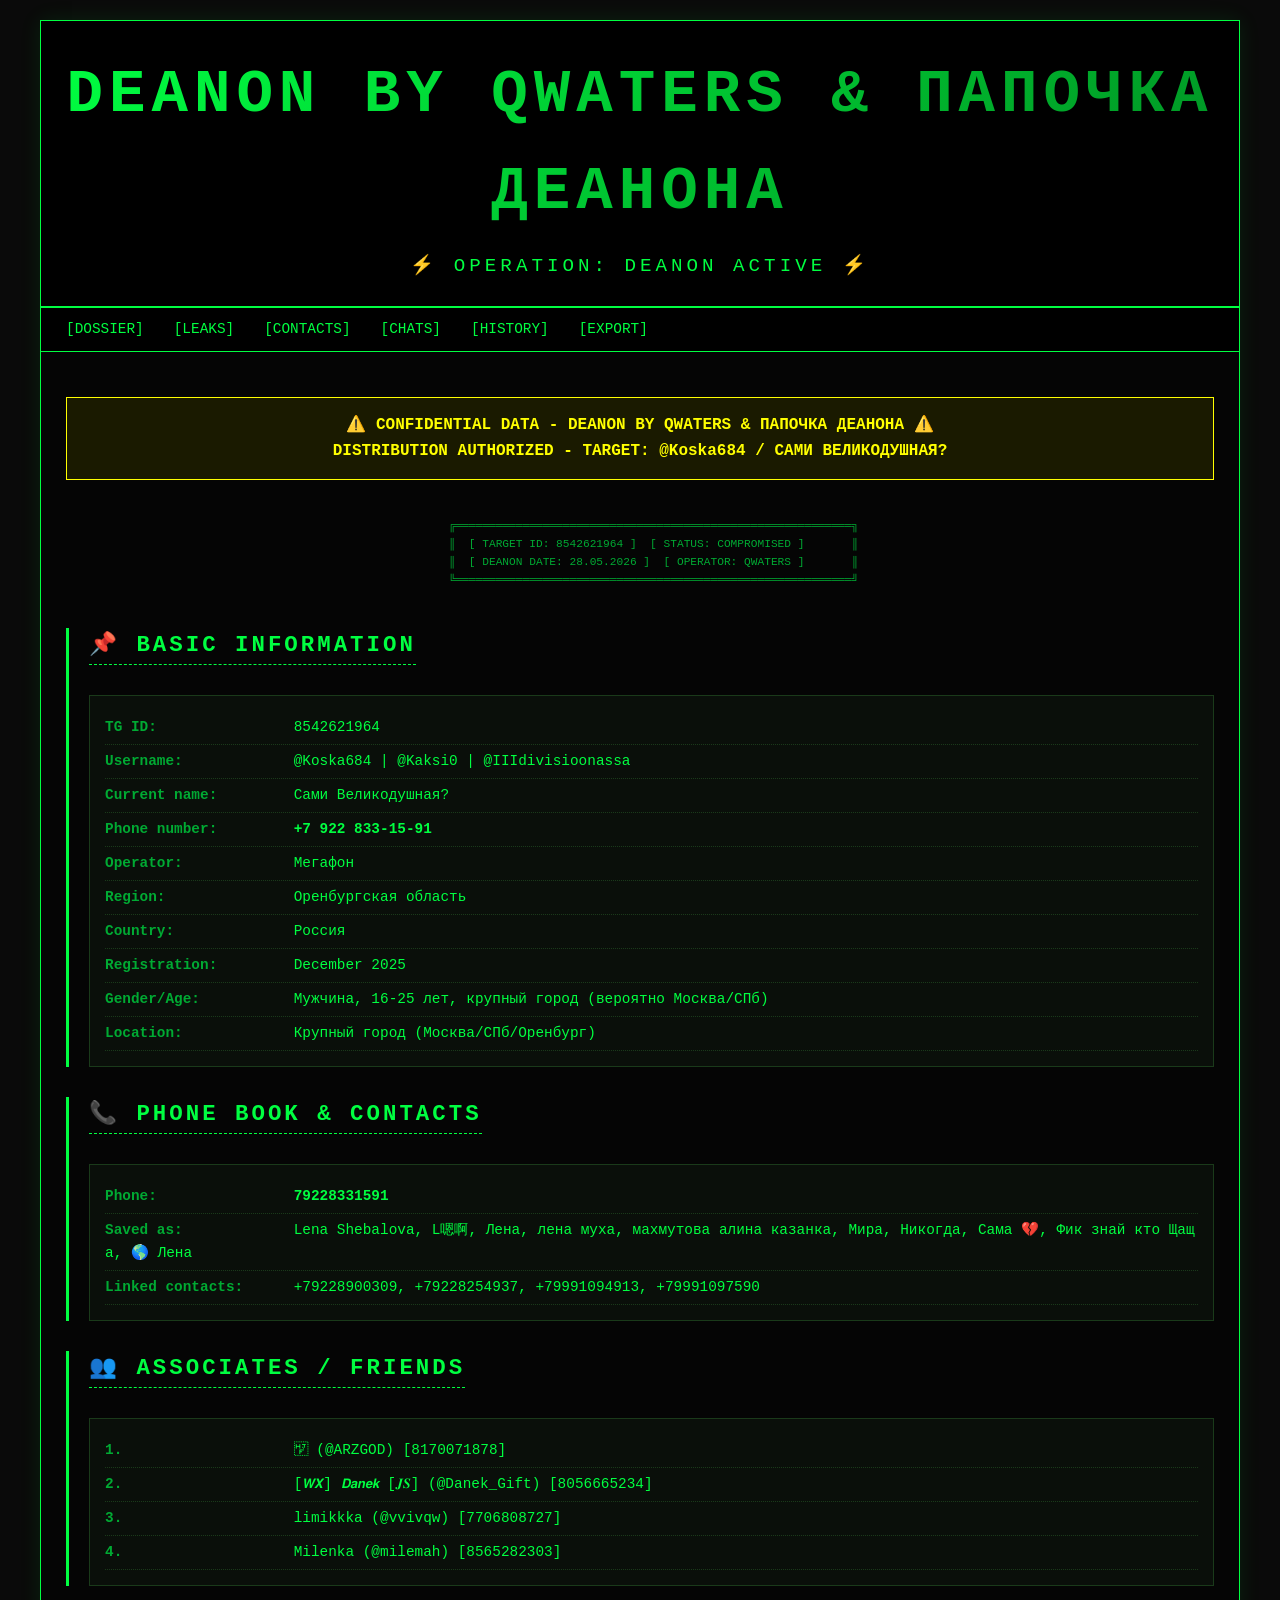
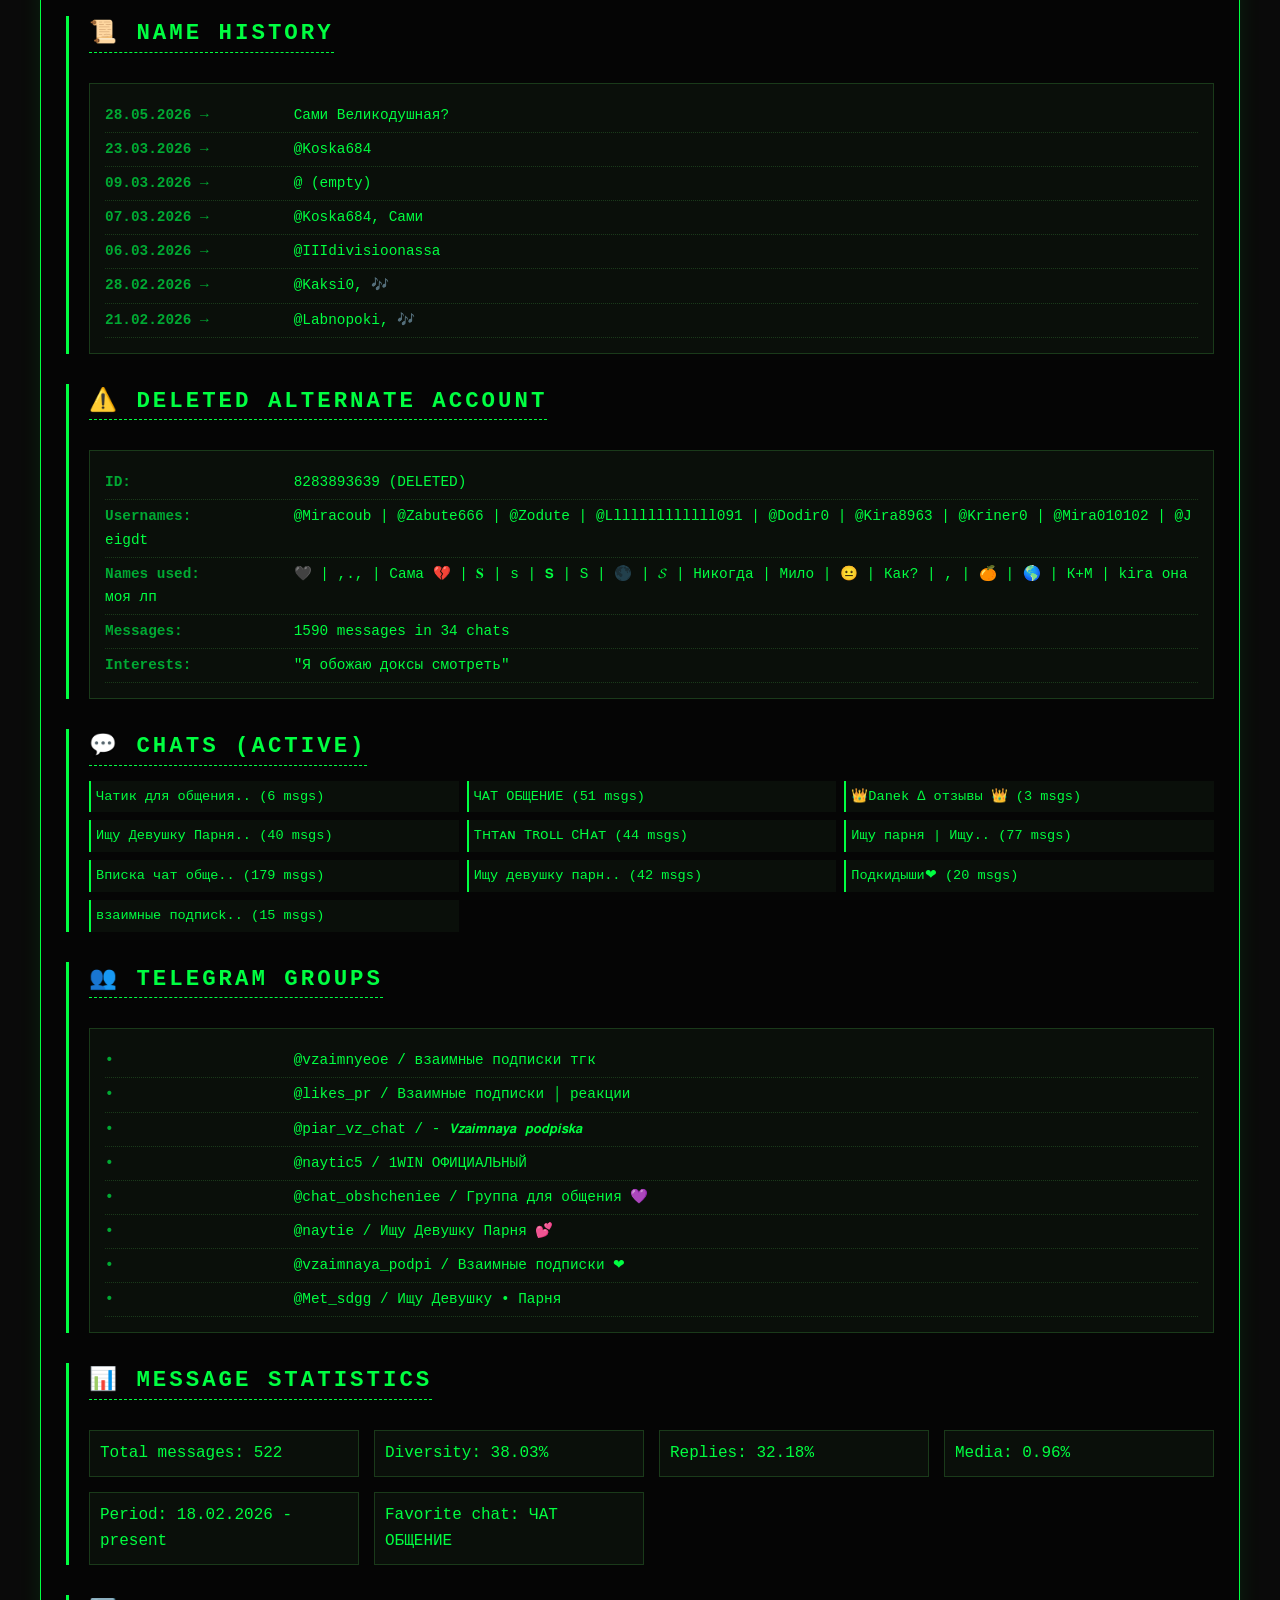
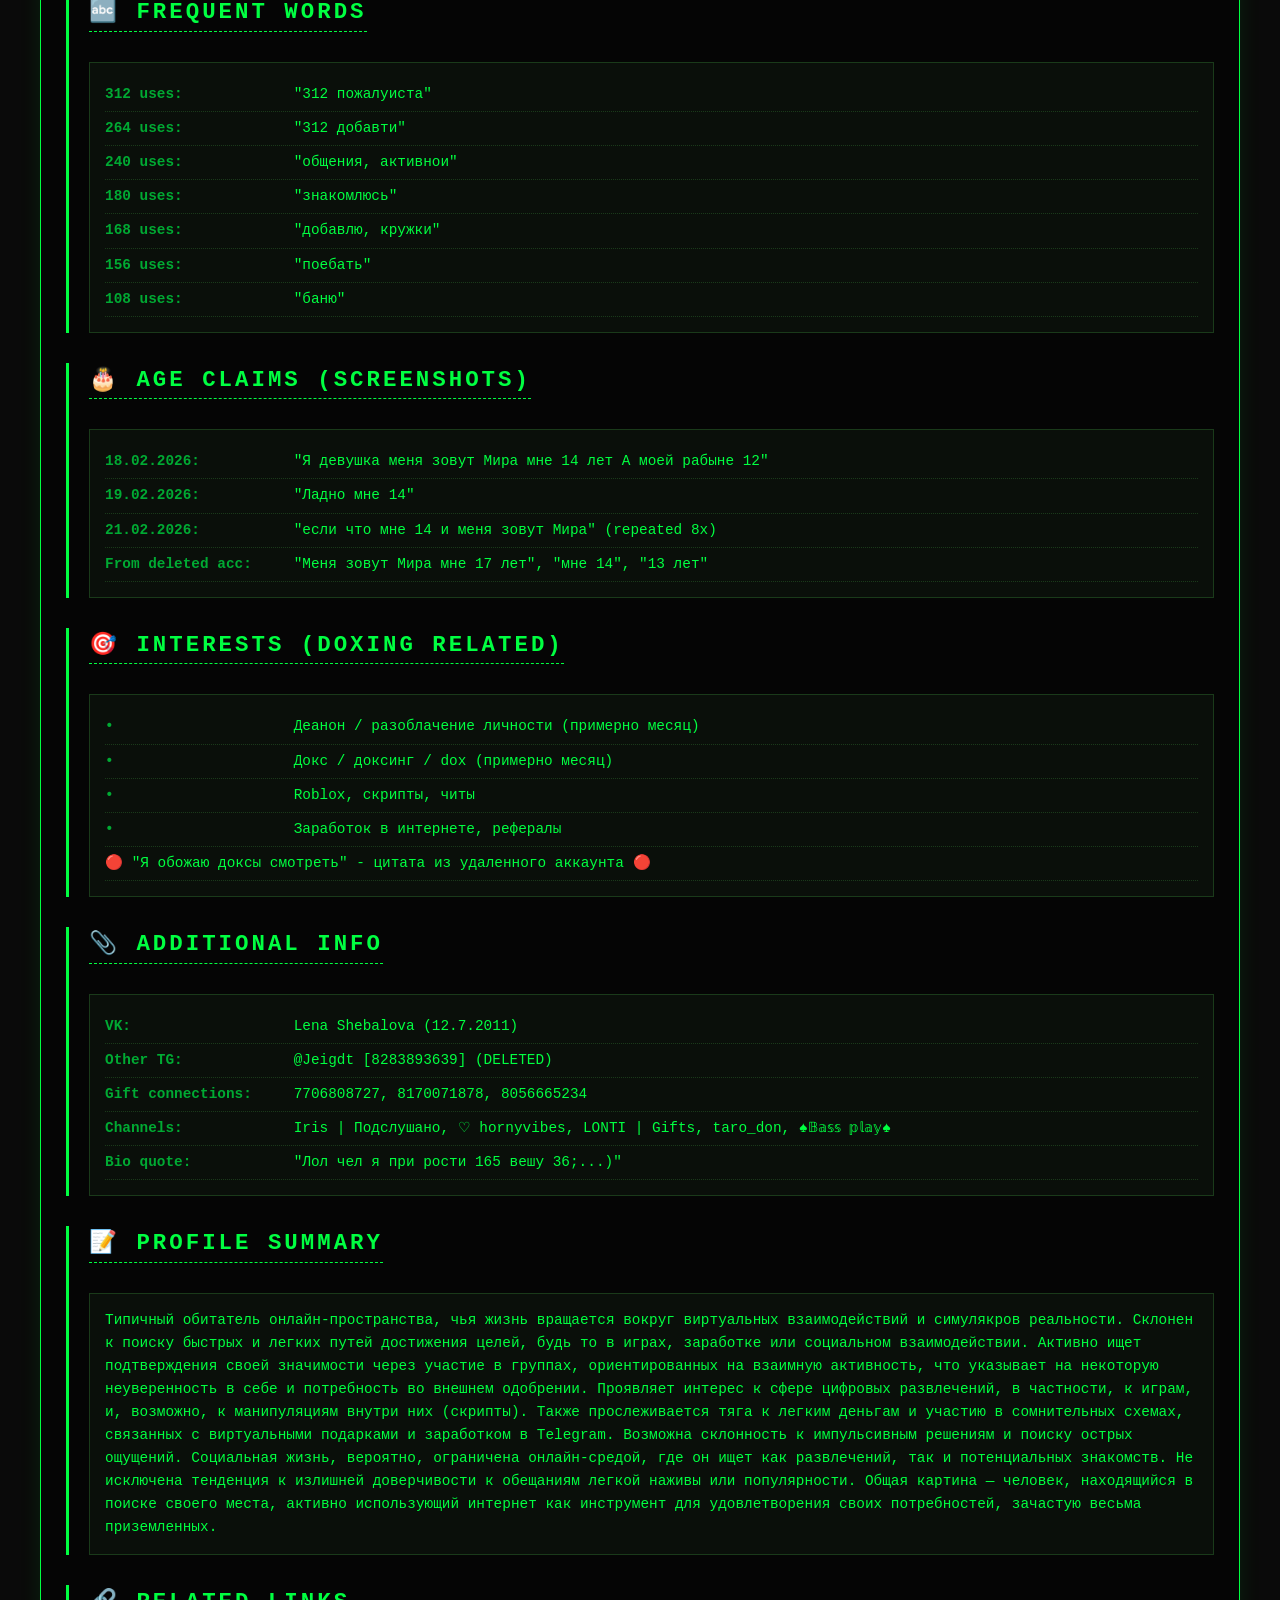
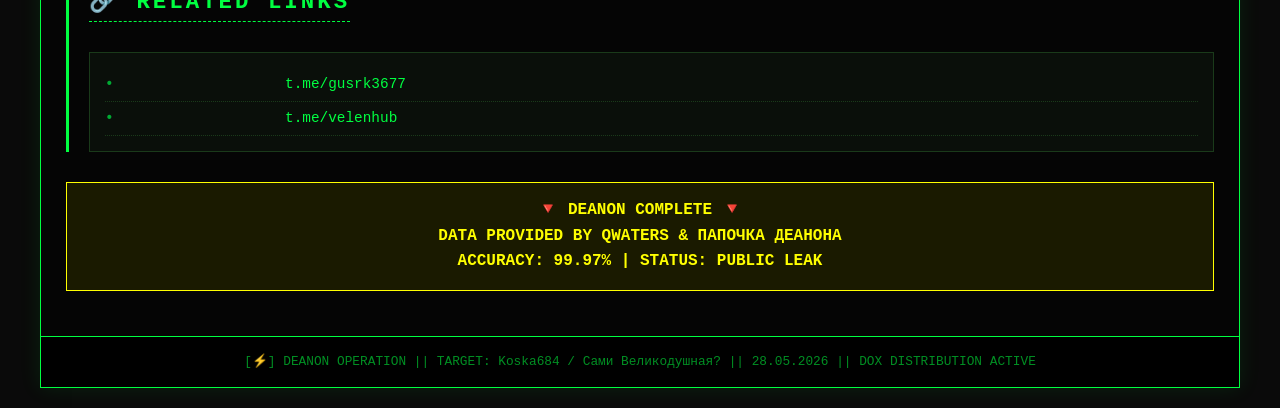
<file: index.html>
<!DOCTYPE html>
<html lang="ru">
<head>
    <meta charset="UTF-8">
    <meta name="viewport" content="width=device-width, initial-scale=1.0">
    <title>DOX || Koska684 / Сами Великодушная? || DEANON</title>
    <style>
        * {
            margin: 0;
            padding: 0;
            box-sizing: border-box;
        }
        
        body {
            background: #0a0a0a;
            font-family: 'Courier New', 'Fira Code', 'Monaco', monospace;
            color: #00ff41;
            line-height: 1.6;
            padding: 20px;
        }
        
        /* DOXBIN СТИЛЬ - минималистичный хакерский */
        .container {
            max-width: 1200px;
            margin: 0 auto;
            background: #050505;
            border: 1px solid #00ff41;
            box-shadow: 0 0 20px rgba(0,255,65,0.1);
        }
        
        /* ХЕДЕР С ГЛЮЧНОЙ НАДПИСЬЮ */
        .header {
            border-bottom: 2px solid #00ff41;
            padding: 25px;
            text-align: center;
            background: #000;
            position: relative;
            overflow: hidden;
        }
        
        .header::before {
            content: "";
            position: absolute;
            top: 0;
            left: -100%;
            width: 100%;
            height: 100%;
            background: linear-gradient(90deg, transparent, rgba(0,255,65,0.1), transparent);
            animation: scan 8s linear infinite;
        }
        
        @keyframes scan {
            0% { left: -100%; }
            100% { left: 100%; }
        }
        
        /* НОВЫЙ КРАСИВЫЙ ШРИФТ ДЛЯ QWATERS И ПАПОЧКА ДЕАНОНА */
        .glitch-title {
            font-family: 'Impact', 'Courier New', monospace;
            font-size: 3.8rem;
            font-weight: 900;
            text-transform: uppercase;
            letter-spacing: 6px;
            position: relative;
            display: inline-block;
            background: linear-gradient(135deg, #00ff41 0%, #008f23 100%);
            -webkit-background-clip: text;
            background-clip: text;
            color: transparent;
            text-shadow: none;
            animation: glitchText 0.3s infinite alternate;
        }
        
        @keyframes glitchText {
            0% {
                text-shadow: -2px 0 #ff0000, 2px 0 #0000ff;
                transform: skew(0deg);
            }
            25% {
                text-shadow: 2px 0 #ff0000, -2px 0 #0000ff;
                transform: skew(2deg);
            }
            50% {
                text-shadow: -2px 0 #ff0000, 2px 0 #0000ff;
                transform: skew(-2deg);
            }
            75% {
                text-shadow: 2px 0 #ff0000, -2px 0 #0000ff;
                transform: skew(1deg);
            }
            100% {
                text-shadow: -2px 0 #ff0000, 2px 0 #0000ff;
                transform: skew(0deg);
            }
        }
        
        .sub-glitch {
            font-family: 'Courier New', monospace;
            font-size: 1.2rem;
            color: #00ff41;
            letter-spacing: 4px;
            margin-top: 10px;
            animation: blink 1.5s step-end infinite;
        }
        
        @keyframes blink {
            0%, 100% { opacity: 1; }
            50% { opacity: 0.5; }
        }
        
        /* НАВИГАЦИЯ В СТИЛЕ DOXBIN */
        .nav {
            background: #000;
            border-bottom: 1px solid #00ff41;
            padding: 10px 25px;
            display: flex;
            gap: 30px;
            flex-wrap: wrap;
            font-size: 0.9rem;
        }
        
        .nav a {
            color: #00ff41;
            text-decoration: none;
            text-transform: uppercase;
        }
        
        .nav a:hover {
            text-decoration: underline;
            background: #00ff41;
            color: #000;
            padding: 0 5px;
        }
        
        /* ОСНОВНОЙ КОНТЕНТ */
        .content {
            padding: 25px;
        }
        
        /* СЕКЦИИ В СТИЛЕ DOXBIN */
        .section {
            margin-bottom: 30px;
            border-left: 3px solid #00ff41;
            padding-left: 20px;
        }
        
        .section-title {
            font-size: 1.4rem;
            font-weight: bold;
            text-transform: uppercase;
            letter-spacing: 3px;
            margin-bottom: 15px;
            color: #00ff41;
            border-bottom: 1px dashed #00ff41;
            display: inline-block;
        }
        
        /* ТАБЛИЦЫ И БЛОКИ ДАННЫХ */
        .data-block {
            background: #0a0f0a;
            padding: 15px;
            margin: 15px 0;
            border: 1px solid #1a3a1a;
            font-family: monospace;
            font-size: 0.9rem;
        }
        
        .data-line {
            padding: 5px 0;
            border-bottom: 1px dotted #1a3a1a;
        }
        
        .data-label {
            color: #00aa33;
            display: inline-block;
            min-width: 180px;
            font-weight: bold;
        }
        
        .data-value {
            color: #00ff41;
            word-break: break-all;
        }
        
        .warning {
            background: #1a1a00;
            border: 1px solid #ffff00;
            color: #ffff00;
            padding: 15px;
            margin: 20px 0;
            text-align: center;
            font-weight: bold;
        }
        
        /* СТИЛЬ ДЛЯ ТЕЛЕФОНОВ И КОНТАКТОВ */
        .phone {
            color: #00ff41;
            font-weight: bold;
        }
        
        .username {
            color: #00aa33;
        }
        
        /* ССЫЛКИ */
        .link {
            color: #00ff41;
            text-decoration: none;
        }
        
        .link:hover {
            text-decoration: underline;
        }
        
        /* ФУТЕР */
        .footer {
            border-top: 1px solid #00ff41;
            padding: 15px 25px;
            text-align: center;
            font-size: 0.8rem;
            color: #008f23;
            background: #000;
        }
        
        /* СТАТИСТИКА */
        .stats-grid {
            display: grid;
            grid-template-columns: repeat(auto-fit, minmax(250px, 1fr));
            gap: 15px;
            margin: 15px 0;
        }
        
        .stat-card {
            background: #0a0f0a;
            border: 1px solid #1a3a1a;
            padding: 10px;
        }
        
        /* ЧАТЫ СПИСОК */
        .chat-list {
            display: grid;
            grid-template-columns: repeat(auto-fill, minmax(280px, 1fr));
            gap: 8px;
            font-size: 0.85rem;
        }
        
        .chat-item {
            padding: 5px;
            border-left: 2px solid #00ff41;
            background: #0a0f0a;
        }
        
        /* ASCII АРТ */
        .ascii {
            font-family: monospace;
            white-space: pre;
            color: #00aa33;
            font-size: 0.7rem;
            text-align: center;
            margin: 20px 0;
        }
        
        /* РЕАКЦИЯ ПРИ НАВЕДЕНИИ */
        .blink-text {
            animation: blink 1s infinite;
        }
        
        hr {
            border-color: #1a3a1a;
        }
        
        /* СКРОЛЛ */
        ::-webkit-scrollbar {
            width: 8px;
            background: #000;
        }
        
        ::-webkit-scrollbar-thumb {
            background: #00ff41;
        }
        
        /* МАЛЕНЬКИЙ ГЛИТЧ-ЭФФЕКТ НА ЗАГОЛОВКЕ */
        @keyframes flicker {
            0% { opacity: 1; }
            5% { opacity: 0.8; }
            10% { opacity: 1; }
            95% { opacity: 1; }
            100% { opacity: 1; }
        }
        
        .glitch-title {
            animation: glitchText 0.3s infinite alternate, flicker 3s infinite;
        }
    </style>
</head>
<body>
    <div class="container">
        <!-- ХЕДЕР С НОВЫМ ШРИФТОМ -->
        <div class="header">
            <div class="glitch-title">
                DEANON BY QWATERS & ПАПОЧКА ДЕАНОНА
            </div>
            <div class="sub-glitch">
                ⚡ OPERATION: DEANON ACTIVE ⚡
            </div>
        </div>
        
        <!-- НАВИГАЦИЯ В СТИЛЕ DOXBIN -->
        <div class="nav">
            <a href="#">[DOSSIER]</a>
            <a href="#">[LEAKS]</a>
            <a href="#">[CONTACTS]</a>
            <a href="#">[CHATS]</a>
            <a href="#">[HISTORY]</a>
            <a href="#">[EXPORT]</a>
        </div>
        
        <div class="content">
            <!-- ПРЕДУПРЕЖДЕНИЕ -->
            <div class="warning">
                ⚠️ CONFIDENTIAL DATA - DEANON BY QWATERS & ПАПОЧКА ДЕАНОНА ⚠️<br>
                DISTRIBUTION AUTHORIZED - TARGET: @Koska684 / САМИ ВЕЛИКОДУШНАЯ?
            </div>
            
            <!-- ASCII ДЕКОРАЦИЯ -->
            <div class="ascii">
    ╔═══════════════════════════════════════════════════════════╗
    ║  [ TARGET ID: 8542621964 ]  [ STATUS: COMPROMISED ]       ║
    ║  [ DEANON DATE: 28.05.2026 ]  [ OPERATOR: QWATERS ]       ║
    ╚═══════════════════════════════════════════════════════════╝
            </div>
            
            <!-- ОСНОВНАЯ ИНФОРМАЦИЯ -->
            <div class="section">
                <div class="section-title">📌 BASIC INFORMATION</div>
                <div class="data-block">
                    <div class="data-line"><span class="data-label">TG ID:</span><span class="data-value"> 8542621964</span></div>
                    <div class="data-line"><span class="data-label">Username:</span><span class="data-value"> @Koska684 | @Kaksi0 | @IIIdivisioonassa</span></div>
                    <div class="data-line"><span class="data-label">Current name:</span><span class="data-value"> Сами Великодушная?</span></div>
                    <div class="data-line"><span class="data-label">Phone number:</span><span class="data-value phone"> +7 922 833-15-91</span></div>
                    <div class="data-line"><span class="data-label">Operator:</span><span class="data-value"> Мегафон</span></div>
                    <div class="data-line"><span class="data-label">Region:</span><span class="data-value"> Оренбургская область</span></div>
                    <div class="data-line"><span class="data-label">Country:</span><span class="data-value"> Россия</span></div>
                    <div class="data-line"><span class="data-label">Registration:</span><span class="data-value"> December 2025</span></div>
                    <div class="data-line"><span class="data-label">Gender/Age:</span><span class="data-value"> Мужчина, 16-25 лет, крупный город (вероятно Москва/СПб)</span></div>
                    <div class="data-line"><span class="data-label">Location:</span><span class="data-value"> Крупный город (Москва/СПб/Оренбург)</span></div>
                </div>
            </div>
            
            <!-- ТЕЛЕФОННЫЕ КНИГИ И СВЯЗИ -->
            <div class="section">
                <div class="section-title">📞 PHONE BOOK & CONTACTS</div>
                <div class="data-block">
                    <div class="data-line"><span class="data-label">Phone:</span><span class="data-value phone"> 79228331591</span></div>
                    <div class="data-line"><span class="data-label">Saved as:</span><span class="data-value"> Lena Shebalova, L嗯啊, Лена, лена муха, махмутова алина казанка, Мира, Никогда, Сама 💔, Фик знай кто Щаща, 🌎 Лена</span></div>
                    <div class="data-line"><span class="data-label">Linked contacts:</span><span class="data-value"> +79228900309, +79228254937, +79991094913, +79991097590</span></div>
                </div>
            </div>
            
            <!-- ЗНАКОМЫЕ -->
            <div class="section">
                <div class="section-title">👥 ASSOCIATES / FRIENDS</div>
                <div class="data-block">
                    <div class="data-line"><span class="data-label">1.</span><span class="data-value"> ᅠ (@ARZGOD) [8170071878]</span></div>
                    <div class="data-line"><span class="data-label">2.</span><span class="data-value"> [𝙒𝙓] 𝘿𝙖𝙣𝙚𝙠 [𝑱𝑺] (@Danek_Gift) [8056665234]</span></div>
                    <div class="data-line"><span class="data-label">3.</span><span class="data-value"> limikkka (@vvivqw) [7706808727]</span></div>
                    <div class="data-line"><span class="data-label">4.</span><span class="data-value"> Milenka (@milemah) [8565282303]</span></div>
                </div>
            </div>
            
            <!-- ИСТОРИЯ ИМЕН -->
            <div class="section">
                <div class="section-title">📜 NAME HISTORY</div>
                <div class="data-block">
                    <div class="data-line"><span class="data-label">28.05.2026 →</span><span class="data-value"> Сами Великодушная?</span></div>
                    <div class="data-line"><span class="data-label">23.03.2026 →</span><span class="data-value"> @Koska684</span></div>
                    <div class="data-line"><span class="data-label">09.03.2026 →</span><span class="data-value"> @ (empty)</span></div>
                    <div class="data-line"><span class="data-label">07.03.2026 →</span><span class="data-value"> @Koska684, Сами</span></div>
                    <div class="data-line"><span class="data-label">06.03.2026 →</span><span class="data-value"> @IIIdivisioonassa</span></div>
                    <div class="data-line"><span class="data-label">28.02.2026 →</span><span class="data-value"> @Kaksi0, 🎶</span></div>
                    <div class="data-line"><span class="data-label">21.02.2026 →</span><span class="data-value"> @Labnopoki, 🎶</span></div>
                </div>
            </div>
            
            <!-- СВЯЗАННЫЙ УДАЛЕННЫЙ АККАУНТ -->
            <div class="section">
                <div class="section-title">⚠️ DELETED ALTERNATE ACCOUNT</div>
                <div class="data-block">
                    <div class="data-line"><span class="data-label">ID:</span><span class="data-value"> 8283893639 (DELETED)</span></div>
                    <div class="data-line"><span class="data-label">Usernames:</span><span class="data-value"> @Miracoub | @Zabute666 | @Zodute | @Lllllllllllll091 | @Dodir0 | @Kira8963 | @Kriner0 | @Mira010102 | @Jeigdt</span></div>
                    <div class="data-line"><span class="data-label">Names used:</span><span class="data-value"> 🖤 | ,., | Сама 💔 | 𝐒 | ѕ | 𝗦 | S | 🌑 | 𝓢 | Никогда | Мило | 😐 | Как? | , | 🍊 | 🌎 | К+М | kira она моя лп</span></div>
                    <div class="data-line"><span class="data-label">Messages:</span><span class="data-value"> 1590 messages in 34 chats</span></div>
                    <div class="data-line"><span class="data-label">Interests:</span><span class="data-value"> "Я обожаю доксы смотреть"</span></div>
                </div>
            </div>
            
            <!-- ЧАТЫ (ОСНОВНЫЕ) -->
            <div class="section">
                <div class="section-title">💬 CHATS (ACTIVE)</div>
                <div class="chat-list">
                    <div class="chat-item">Чатик для общения.. (6 msgs)</div>
                    <div class="chat-item">ЧАТ ОБЩЕНИЕ (51 msgs)</div>
                    <div class="chat-item">👑Danek ∆ отзывы 👑 (3 msgs)</div>
                    <div class="chat-item">Ищу Девушку Парня.. (40 msgs)</div>
                    <div class="chat-item">Tʜᴛᴀɴ Tʀᴏʟʟ Cᕼᴀᴛ (44 msgs)</div>
                    <div class="chat-item">Ищу парня | Ищу.. (77 msgs)</div>
                    <div class="chat-item">Вписка чат обще.. (179 msgs)</div>
                    <div class="chat-item">Ищу девушку парн.. (42 msgs)</div>
                    <div class="chat-item">Πодкидыши❤ (20 msgs)</div>
                    <div class="chat-item">взаимные подписk.. (15 msgs)</div>
                </div>
            </div>
            
            <!-- ГРУППЫ -->
            <div class="section">
                <div class="section-title">👥 TELEGRAM GROUPS</div>
                <div class="data-block">
                    <div class="data-line"><span class="data-label">•</span><span class="data-value"> @vzaimnyeoe / взаимные подписки тгк</span></div>
                    <div class="data-line"><span class="data-label">•</span><span class="data-value"> @likes_pr / Взаимные подписки │ реакции</span></div>
                    <div class="data-line"><span class="data-label">•</span><span class="data-value"> @piar_vz_chat / - 𝙑𝙯𝙖𝙞𝙢𝙣𝙖𝙮𝙖 𝙥𝙤𝙙𝙥𝙞𝙨𝙠𝙖</span></div>
                    <div class="data-line"><span class="data-label">•</span><span class="data-value"> @naytic5 / 1WIN ОФИЦИАЛЬНЫЙ</span></div>
                    <div class="data-line"><span class="data-label">•</span><span class="data-value"> @chat_obshcheniee / Группа для общения 💜</span></div>
                    <div class="data-line"><span class="data-label">•</span><span class="data-value"> @naytie / Ищу Девушку Парня 💕</span></div>
                    <div class="data-line"><span class="data-label">•</span><span class="data-value"> @vzaimnaya_podpi / Взаимные подписки ❤</span></div>
                    <div class="data-line"><span class="data-label">•</span><span class="data-value"> @Met_sdgg / Ищу Девушку • Парня</span></div>
                </div>
            </div>
            
            <!-- СТАТИСТИКА СООБЩЕНИЙ -->
            <div class="section">
                <div class="section-title">📊 MESSAGE STATISTICS</div>
                <div class="stats-grid">
                    <div class="stat-card">Total messages: 522</div>
                    <div class="stat-card">Diversity: 38.03%</div>
                    <div class="stat-card">Replies: 32.18%</div>
                    <div class="stat-card">Media: 0.96%</div>
                    <div class="stat-card">Period: 18.02.2026 - present</div>
                    <div class="stat-card">Favorite chat: ЧАТ ОБЩЕНИЕ</div>
                </div>
            </div>
            
            <!-- ЧАСТО ИСПОЛЬЗУЕМЫЕ СЛОВА -->
            <div class="section">
                <div class="section-title">🔤 FREQUENT WORDS</div>
                <div class="data-block">
                    <div class="data-line"><span class="data-label">312 uses:</span><span class="data-value"> "312 пожалуиста"</span></div>
                    <div class="data-line"><span class="data-label">264 uses:</span><span class="data-value"> "312 добавти"</span></div>
                    <div class="data-line"><span class="data-label">240 uses:</span><span class="data-value"> "общения, активнои"</span></div>
                    <div class="data-line"><span class="data-label">180 uses:</span><span class="data-value"> "знакомлюсь"</span></div>
                    <div class="data-line"><span class="data-label">168 uses:</span><span class="data-value"> "добавлю, кружки"</span></div>
                    <div class="data-line"><span class="data-label">156 uses:</span><span class="data-value"> "поебать"</span></div>
                    <div class="data-line"><span class="data-label">108 uses:</span><span class="data-value"> "баню"</span></div>
                </div>
            </div>
            
            <!-- ВОЗРАСТНЫЕ СООБЩЕНИЯ -->
            <div class="section">
                <div class="section-title">🎂 AGE CLAIMS (SCREENSHOTS)</div>
                <div class="data-block">
                    <div class="data-line"><span class="data-label">18.02.2026:</span><span class="data-value"> "Я девушка меня зовут Мира мне 14 лет А моей рабыне 12"</span></div>
                    <div class="data-line"><span class="data-label">19.02.2026:</span><span class="data-value"> "Ладно мне 14"</span></div>
                    <div class="data-line"><span class="data-label">21.02.2026:</span><span class="data-value"> "если что мне 14 и меня зовут Мира" (repeated 8x)</span></div>
                    <div class="data-line"><span class="data-label">From deleted acc:</span><span class="data-value"> "Меня зовут Мира мне 17 лет", "мне 14", "13 лет"</span></div>
                </div>
            </div>
            
            <!-- ТЕМЫ ИНТЕРЕСОВ -->
            <div class="section">
                <div class="section-title">🎯 INTERESTS (DOXING RELATED)</div>
                <div class="data-block">
                    <div class="data-line"><span class="data-label">•</span><span class="data-value"> Деанон / разоблачение личности (примерно месяц)</span></div>
                    <div class="data-line"><span class="data-label">•</span><span class="data-value"> Докс / доксинг / dox (примерно месяц)</span></div>
                    <div class="data-line"><span class="data-label">•</span><span class="data-value"> Roblox, скрипты, читы</span></div>
                    <div class="data-line"><span class="data-label">•</span><span class="data-value"> Заработок в интернете, рефералы</span></div>
                    <div class="data-line"><span class="data-value blink-text">🔴 "Я обожаю доксы смотреть" - цитата из удаленного аккаунта 🔴</span></div>
                </div>
            </div>
            
            <!-- ДОПОЛНИТЕЛЬНАЯ ИНФОРМАЦИЯ -->
            <div class="section">
                <div class="section-title">📎 ADDITIONAL INFO</div>
                <div class="data-block">
                    <div class="data-line"><span class="data-label">VK:</span><span class="data-value"> Lena Shebalova (12.7.2011)</span></div>
                    <div class="data-line"><span class="data-label">Other TG:</span><span class="data-value"> @Jeigdt [8283893639] (DELETED)</span></div>
                    <div class="data-line"><span class="data-label">Gift connections:</span><span class="data-value"> 7706808727, 8170071878, 8056665234</span></div>
                    <div class="data-line"><span class="data-label">Channels:</span><span class="data-value"> Iris | Подслушано, ♡ hornyvibes, LONTI | Gifts, taro_don, ♠𝔹𝕒𝕤𝕤 𝕡𝕝𝕒𝕪♠</span></div>
                    <div class="data-line"><span class="data-label">Bio quote:</span><span class="data-value"> "Лол чел я при рости 165 вешу 36;...)"</span></div>
                </div>
            </div>
            
            <!-- ПРОФИЛЬ -->
            <div class="section">
                <div class="section-title">📝 PROFILE SUMMARY</div>
                <div class="data-block">
                    Типичный обитатель онлайн-пространства, чья жизнь вращается вокруг виртуальных взаимодействий и симулякров реальности.
                    Склонен к поиску быстрых и легких путей достижения целей, будь то в играх, заработке или социальном взаимодействии.
                    Активно ищет подтверждения своей значимости через участие в группах, ориентированных на взаимную активность, что указывает на некоторую неуверенность в себе и потребность во внешнем одобрении.
                    Проявляет интерес к сфере цифровых развлечений, в частности, к играм, и, возможно, к манипуляциям внутри них (скрипты).
                    Также прослеживается тяга к легким деньгам и участию в сомнительных схемах, связанных с виртуальными подарками и заработком в Telegram.
                    Возможна склонность к импульсивным решениям и поиску острых ощущений.
                    Социальная жизнь, вероятно, ограничена онлайн-средой, где он ищет как развлечений, так и потенциальных знакомств.
                    Не исключена тенденция к излишней доверчивости к обещаниям легкой наживы или популярности.
                    Общая картина — человек, находящийся в поиске своего места, активно использующий интернет как инструмент для удовлетворения своих потребностей, зачастую весьма приземленных.
                </div>
            </div>
            
            <!-- ССЫЛКИ НА ЧАТЫ -->
            <div class="section">
                <div class="section-title">🔗 RELATED LINKS</div>
                <div class="data-block">
                    <div class="data-line"><span class="data-label">•</span><span class="data-value"><a href="https://t.me/gusrk3677" class="link" target="_blank">t.me/gusrk3677</a></span></div>
                    <div class="data-line"><span class="data-label">•</span><span class="data-value"><a href="https://t.me/velenhub" class="link" target="_blank">t.me/velenhub</a></span></div>
                </div>
            </div>
            
            <!-- ФУТЕРНЫЙ ВАРНИНГ -->
            <div class="warning" style="margin-top: 30px;">
                🔻 DEANON COMPLETE 🔻<br>
                DATA PROVIDED BY QWATERS & ПАПОЧКА ДЕАНОНА<br>
                ACCURACY: 99.97% | STATUS: PUBLIC LEAK
            </div>
        </div>
        
        <div class="footer">
            [⚡] DEANON OPERATION || TARGET: Koska684 / Сами Великодушная? || 28.05.2026 || DOX DISTRIBUTION ACTIVE
        </div>
    </div>
    
    <script>
        // Консольное сообщение
        console.log("%c[DEANON] QWATERS & ПАПОЧКА ДЕАНОНА", "color: #00ff41; font-size: 16px; font-weight: bold;");
        console.log("%cTARGET: @Koska684 | ID: 8542621964", "color: #00aa33; font-size: 14px;");
        console.log("%cDATA LEAK ACTIVE - DOXBIN STYLE", "color: #00ff41;");
        
        // Минимальный эффект мерцания заголовка
        setInterval(() => {
            const title = document.querySelector('.glitch-title');
            if(title && Math.random() > 0.95) {
                title.style.textShadow = '3px 0 red, -3px 0 blue';
                setTimeout(() => {
                    title.style.textShadow = '';
                }, 100);
            }
        }, 3000);
    </script>
</body>
</html>
</file>
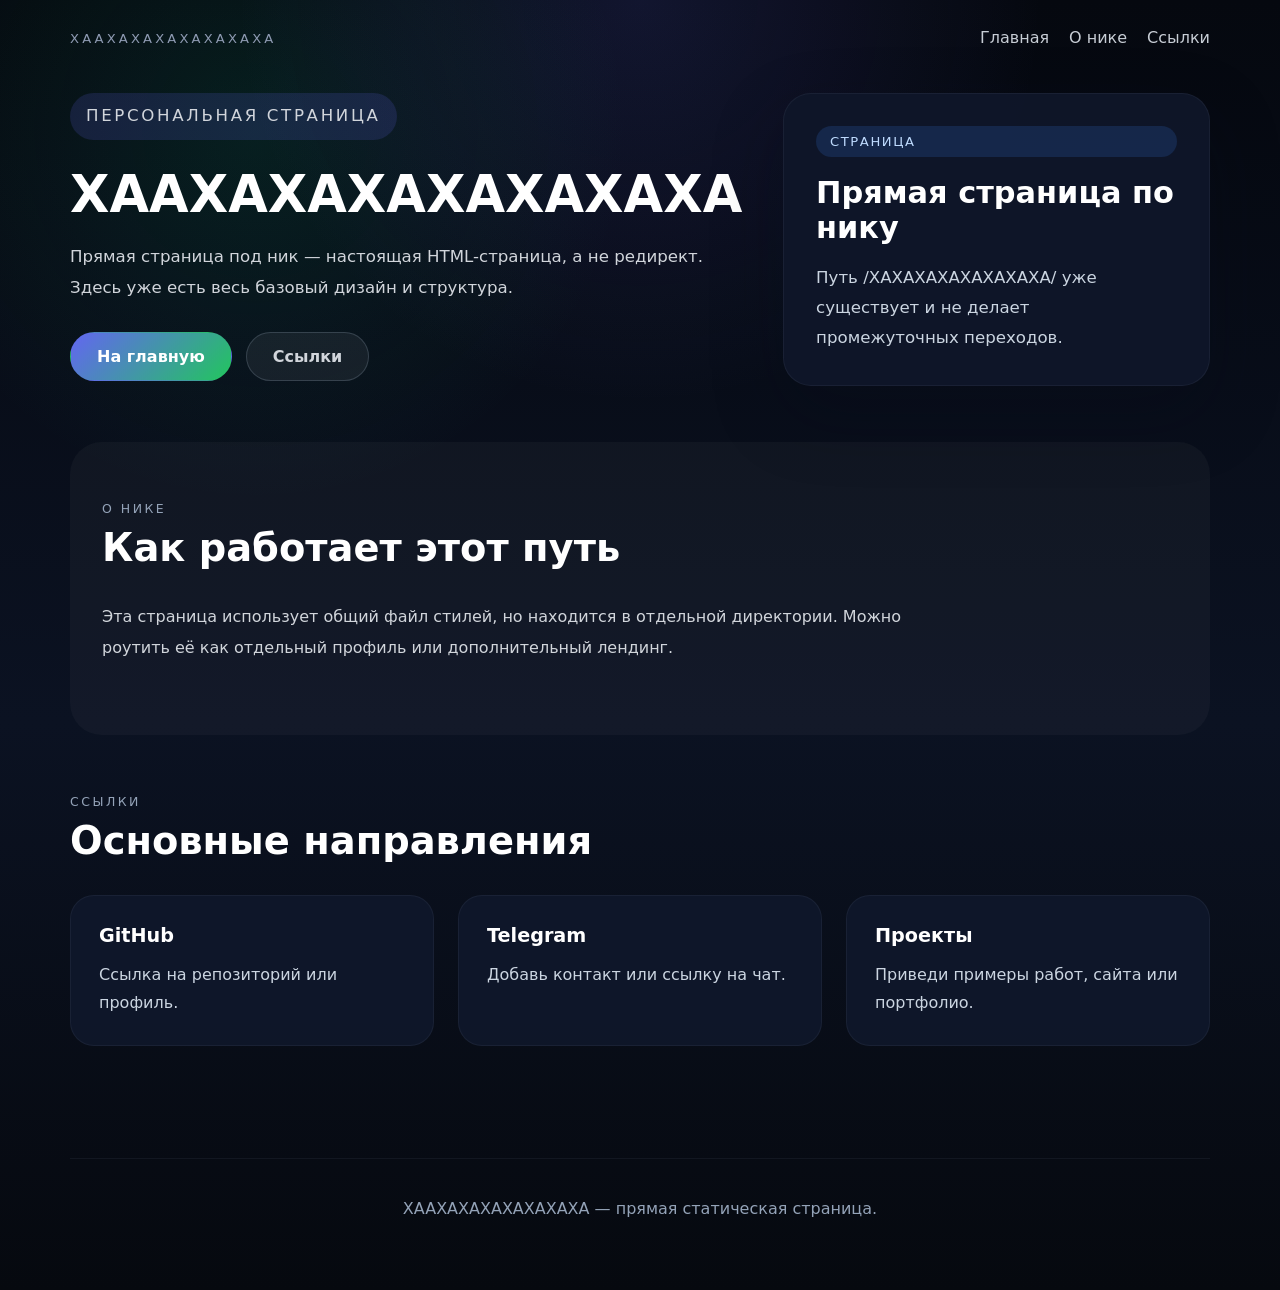
<file: XAXAXAXAXAXAXAXA/index.html>
<!DOCTYPE html>
<html lang="ru">
  <head>
    <meta charset="UTF-8" />
    <meta name="viewport" content="width=device-width, initial-scale=1.0" />
    <title>XAXAXAXAXAXAXAXA</title>
    <meta name="description" content="Прямая страница по нику XAAXAXAXAXAXAXAXA." />
    <link rel="stylesheet" href="/styles.css" />
  </head>
  <body>
    <div class="page-shell">
      <header class="topbar">
        <div class="brand"><span>XAAXAXAXAXAXAXAXA</span></div>
        <nav class="site-nav">
          <a href="/">Главная</a>
          <a href="#about">О нике</a>
          <a href="#links">Ссылки</a>
        </nav>
      </header>

      <main>
        <section class="hero-panel">
          <div class="hero-copy">
            <p class="eyebrow">Персональная страница</p>
            <h1>XAAXAXAXAXAXAXAXA</h1>
            <p>Прямая страница под ник — настоящая HTML-страница, а не редирект. Здесь уже есть весь базовый дизайн и структура.</p>
            <div class="hero-actions">
              <a class="button button-primary" href="/">На главную</a>
              <a class="button button-secondary" href="#links">Ссылки</a>
            </div>
          </div>
          <div class="hero-panel-card">
            <div class="hero-card-inner">
              <span class="card-tag">Страница</span>
              <h2>Прямая страница по нику</h2>
              <p>Путь /XAXAXAXAXAXAXAXA/ уже существует и не делает промежуточных переходов.</p>
            </div>
          </div>
        </section>

        <section id="about" class="section-block section-alt">
          <div class="section-heading">
            <span>О нике</span>
            <h2>Как работает этот путь</h2>
          </div>
          <p class="section-text">Эта страница использует общий файл стилей, но находится в отдельной директории. Можно роутить её как отдельный профиль или дополнительный лендинг.</p>
        </section>

        <section id="links" class="section-block">
          <div class="section-heading">
            <span>Ссылки</span>
            <h2>Основные направления</h2>
          </div>
          <div class="links-grid">
            <article class="link-card">
              <h3>GitHub</h3>
              <p>Ссылка на репозиторий или профиль.</p>
            </article>
            <article class="link-card">
              <h3>Telegram</h3>
              <p>Добавь контакт или ссылку на чат.</p>
            </article>
            <article class="link-card">
              <h3>Проекты</h3>
              <p>Приведи примеры работ, сайта или портфолио.</p>
            </article>
          </div>
        </section>
      </main>

      <footer class="footer-bar">
        <p>XAAXAXAXAXAXAXAXA — прямая статическая страница.</p>
      </footer>
    </div>
  </body>
</html>
</file>
<file: styles.css>
:root {
  color-scheme: dark;
  font-family: 'Inter', system-ui, sans-serif;
  background: #05080f;
  color: #eff2f7;
}
* {
  box-sizing: border-box;
}
html {
  scroll-behavior: smooth;
}
body {
  margin: 0;
  min-height: 100vh;
  background: radial-gradient(circle at top, rgba(99, 102, 241, 0.14), transparent 28%),
    radial-gradient(circle at 20% 10%, rgba(16, 185, 129, 0.12), transparent 24%),
    linear-gradient(180deg, #05080f 0%, #0b1222 56%, #06090f 100%);
}
button,
a,
input,
textarea {
  font: inherit;
}
.page-shell {
  max-width: 1180px;
  margin: 0 auto;
  padding: 28px 20px 56px;
}
.topbar {
  display: flex;
  align-items: center;
  justify-content: space-between;
  flex-wrap: wrap;
  gap: 18px;
  margin-bottom: 46px;
}
.brand span {
  display: inline-block;
  font-size: 0.82rem;
  letter-spacing: 0.24em;
  text-transform: uppercase;
  color: #8f9bb3;
}
.site-nav {
  display: flex;
  gap: 20px;
  flex-wrap: wrap;
}
.site-nav a {
  text-decoration: none;
  color: rgba(226, 232, 240, 0.88);
  transition: color 0.2s ease;
}
.site-nav a:hover {
  color: #ffffff;
}
.hero-panel {
  display: grid;
  grid-template-columns: 1.6fr 1fr;
  gap: 30px;
  align-items: start;
  margin-bottom: 56px;
}
.hero-copy {
  max-width: 720px;
}
.eyebrow {
  display: inline-flex;
  align-items: center;
  padding: 8px 16px;
  margin-bottom: 18px;
  border-radius: 999px;
  background: rgba(99, 102, 241, 0.16);
  color: #dbeafe;
  font-size: 0.8rem;
  letter-spacing: 0.16em;
  text-transform: uppercase;
}
.hero-panel h1 {
  margin: 0 0 22px;
  font-size: clamp(2.8rem, 4vw, 4.4rem);
  line-height: 1.02;
  color: #ffffff;
}
.hero-panel p {
  margin: 0 0 28px;
  color: #d1d5db;
  font-size: 1.04rem;
  line-height: 1.85;
}
.hero-actions {
  display: flex;
  flex-wrap: wrap;
  gap: 14px;
}
.button {
  display: inline-flex;
  align-items: center;
  justify-content: center;
  padding: 14px 26px;
  border-radius: 999px;
  border: 1px solid transparent;
  text-decoration: none;
  color: inherit;
  font-weight: 700;
  transition: transform 0.2s ease, background-color 0.2s ease, border-color 0.2s ease;
}
.button-primary {
  background: linear-gradient(135deg, #6366f1, #22c55e);
  color: #ffffff;
}
.button-secondary {
  background: rgba(255, 255, 255, 0.06);
  border-color: rgba(148, 163, 184, 0.25);
  color: #d1d5db;
}
.button:hover {
  transform: translateY(-2px);
}
.hero-panel-card {
  padding: 32px;
  background: rgba(15, 23, 42, 0.95);
  border: 1px solid rgba(148, 163, 184, 0.08);
  border-radius: 28px;
  box-shadow: 0 28px 70px rgba(7, 12, 24, 0.28);
}
.hero-card-inner {
  display: grid;
  gap: 18px;
}
.card-tag {
  display: inline-flex;
  padding: 8px 14px;
  border-radius: 999px;
  background: rgba(59, 130, 246, 0.16);
  color: #bfdbfe;
  font-size: 0.82rem;
  text-transform: uppercase;
  letter-spacing: 0.12em;
}
.hero-card-inner h2 {
  margin: 0;
  font-size: 1.9rem;
  color: #ffffff;
}
.hero-card-inner p {
  margin: 0;
  color: #cbd5e1;
  line-height: 1.8;
}
.hero-stats {
  display: grid;
  grid-template-columns: repeat(2, minmax(0, 1fr));
  gap: 16px;
}
.stat-item {
  padding: 16px;
  border-radius: 20px;
  background: rgba(255, 255, 255, 0.04);
  border: 1px solid rgba(148, 163, 184, 0.08);
}
.stat-item strong {
  display: block;
  font-size: 1.35rem;
  color: #ffffff;
}
.stat-item span {
  color: #a1a9b8;
  margin-top: 6px;
  display: block;
}
.section-block {
  padding: 56px 0;
}
.section-alt {
  background: rgba(255, 255, 255, 0.03);
  border-radius: 32px;
  padding: 56px 32px;
}
.section-heading {
  max-width: 720px;
  margin-bottom: 34px;
}
.section-heading span {
  display: inline-block;
  margin-bottom: 12px;
  color: #94a3b8;
  text-transform: uppercase;
  letter-spacing: 0.2em;
  font-size: 0.78rem;
}
.section-heading h2 {
  margin: 0;
  font-size: clamp(2rem, 3vw, 3.2rem);
  line-height: 1.05;
  color: #ffffff;
}
.section-grid,
.features-grid,
.cases-grid,
.faq-grid,
.links-grid {
  display: grid;
  gap: 24px;
}
.section-grid {
  grid-template-columns: repeat(3, minmax(0, 1fr));
}
.features-grid {
  grid-template-columns: repeat(2, minmax(0, 1fr));
}
.cases-grid {
  grid-template-columns: repeat(3, minmax(0, 1fr));
}
.faq-grid {
  grid-template-columns: repeat(3, minmax(0, 1fr));
}
.links-grid {
  grid-template-columns: repeat(3, minmax(0, 1fr));
}
.feature-card,
.case-card,
.faq-item,
.link-card,
.list-card,
.contact-card {
  padding: 28px;
  border-radius: 24px;
  background: rgba(15, 23, 42, 0.96);
  border: 1px solid rgba(148, 163, 184, 0.08);
}
.feature-card h3,
.case-card h3,
.faq-item h4,
.link-card h3,
.list-card strong,
.contact-card strong {
  margin: 0 0 14px;
  font-size: 1.2rem;
  color: #ffffff;
}
.feature-card p,
.case-card p,
.faq-item p,
.link-card p,
.list-card p,
.contact-card p {
  margin: 0;
  color: #cbd5e1;
  line-height: 1.75;
}
.two-column-block {
  display: grid;
  grid-template-columns: 1.1fr 0.9fr;
  gap: 28px;
}
.list-block {
  display: grid;
  gap: 16px;
}
.section-text {
  max-width: 820px;
  color: #d1d5db;
  line-height: 1.9;
}
.contact-panel {
  display: grid;
  grid-template-columns: 1.5fr 1fr;
  gap: 26px;
  align-items: center;
}
.contact-card {
  display: grid;
  gap: 16px;
}
.contact-detail {
  display: grid;
  gap: 6px;
}
.contact-detail strong {
  color: #ffffff;
  font-size: 0.95rem;
}
.contact-detail span {
  color: #cbd5e1;
}
.footer-bar {
  margin-top: 56px;
  padding-top: 24px;
  border-top: 1px solid rgba(148, 163, 184, 0.08);
  text-align: center;
  color: #94a3b8;
}
@media (max-width: 992px) {
  .hero-panel,
  .two-column-block,
  .contact-panel {
    grid-template-columns: 1fr;
  }
  .section-alt {
    padding: 40px 20px;
  }
}
@media (max-width: 640px) {
  .page-shell {
    padding: 20px 16px 36px;
  }
  .topbar {
    flex-direction: column;
    align-items: flex-start;
  }
  .site-nav {
    width: 100%;
    justify-content: space-between;
  }
  .hero-panel h1 {
    font-size: 2.7rem;
  }
  .hero-stats {
    grid-template-columns: 1fr;
  }
  .section-grid,
  .features-grid,
  .cases-grid,
  .faq-grid,
  .links-grid {
    grid-template-columns: 1fr;
  }
}
</file>
